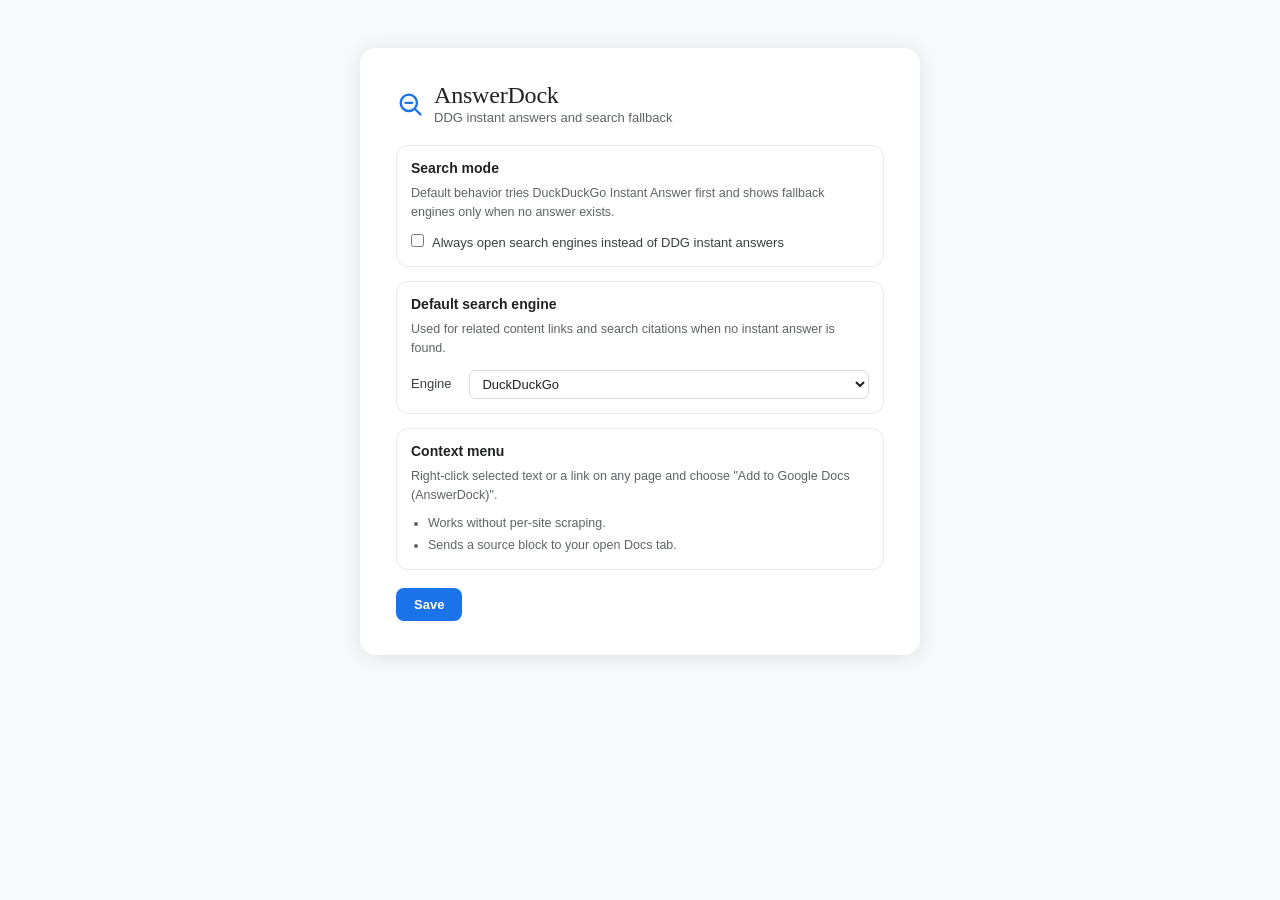
<file: options.html>
<!DOCTYPE html>
<html lang="en">

<head>
  <meta charset="UTF-8" />
  <title>AnswerDock · Settings</title>
  <style>
    *,
    *::before,
    *::after {
      box-sizing: border-box;
      margin: 0;
      padding: 0;
    }

    body {
      font-family: "Segoe UI", "Helvetica Neue", Arial, sans-serif;
      background: #f8f9fa;
      min-height: 100vh;
      display: flex;
      align-items: flex-start;
      justify-content: center;
      padding: 48px 20px;
      color: #202124;
      -webkit-font-smoothing: antialiased;
    }

    .card {
      background: #fff;
      border-radius: 16px;
      padding: 34px 36px;
      max-width: 560px;
      width: 100%;
      box-shadow: 0 2px 20px rgba(0, 0, 0, .10);
    }

    .logo-row {
      display: flex;
      align-items: center;
      gap: 10px;
      margin-bottom: 20px;
    }

    h1 {
      font-family: Georgia, "Times New Roman", serif;
      font-size: 24px;
      font-weight: 400;
      letter-spacing: -.2px;
    }

    .subtitle {
      color: #5f6368;
      font-size: 13px;
      margin-top: 1px;
    }

    .panel {
      border: 1px solid #e8eaed;
      border-radius: 12px;
      padding: 14px;
      background: #fff;
      margin-top: 14px;
    }

    .panel h2 {
      font-size: 14px;
      margin-bottom: 8px;
      font-weight: 600;
      color: #202124;
    }

    .panel p {
      font-size: 12.5px;
      color: #5f6368;
      line-height: 1.5;
    }

    .toggle-row {
      margin-top: 12px;
      display: flex;
      align-items: flex-start;
      gap: 8px;
      font-size: 13px;
      color: #3c4043;
      line-height: 1.45;
    }

    .btn-row {
      margin-top: 18px;
      display: flex;
      align-items: center;
      gap: 10px;
    }

    .btn-save {
      border: none;
      background: #1a73e8;
      color: #fff;
      border-radius: 8px;
      padding: 9px 18px;
      font-size: 13px;
      font-weight: 600;
      cursor: pointer;
    }

    .btn-save:hover {
      background: #1557b0;
    }

    .status-msg {
      font-size: 12px;
      padding: 6px 10px;
      border-radius: 6px;
      opacity: 0;
      transition: opacity .2s;
    }

    .status-msg.show {
      opacity: 1;
    }

    .status-msg.ok {
      background: #e6f4ea;
      color: #137333;
    }

    ul {
      margin-top: 10px;
      padding-left: 17px;
      color: #5f6368;
      font-size: 12.5px;
      line-height: 1.5;
    }

    li+li {
      margin-top: 3px;
    }
  </style>
</head>

<body>
  <div class="card">
    <div class="logo-row">
      <svg viewBox="0 0 24 24" fill="none" xmlns="http://www.w3.org/2000/svg" width="28" height="28">
        <circle cx="11" cy="11" r="7" stroke="#1a73e8" stroke-width="2" />
        <line x1="16.5" y1="16.5" x2="21" y2="21" stroke="#1a73e8" stroke-width="2" stroke-linecap="round" />
        <line x1="8" y1="11" x2="14" y2="11" stroke="#1a73e8" stroke-width="1.8" stroke-linecap="round" />
      </svg>
      <div>
        <h1>AnswerDock</h1>
        <div class="subtitle">DDG instant answers and search fallback</div>
      </div>
    </div>

    <div class="panel">
      <h2>Search mode</h2>
      <p>
        Default behavior tries DuckDuckGo Instant Answer first and shows fallback engines only when no answer exists.
      </p>
      <label class="toggle-row" for="preferSearchToggle">
        <input id="preferSearchToggle" type="checkbox" />
        <span>Always open search engines instead of DDG instant answers</span>
      </label>
    </div>

    <div class="panel">
      <h2>Default search engine</h2>
      <p>
        Used for related content links and search citations when no instant answer is found.
      </p>
      <label class="toggle-row" for="defaultEngineSelect" style="margin-top:12px;align-items:center;">
        <span style="flex-shrink:0;">Engine</span>
        <select id="defaultEngineSelect"
          style="margin-left:10px;flex:1;padding:5px 8px;border:1px solid #dadce0;border-radius:6px;font-size:13px;color:#202124;background:#fff;">
          <option value="ddg">DuckDuckGo</option>
          <option value="google">Google</option>
          <option value="bing">Bing</option>
          <option value="yahoo">Yahoo</option>
          <option value="brave">Brave</option>
        </select>
      </label>
    </div>

    <div class="panel">
      <h2>Context menu</h2>
      <p>
        Right-click selected text or a link on any page and choose "Add to Google Docs (AnswerDock)".
      </p>
      <ul>
        <li>Works without per-site scraping.</li>
        <li>Sends a source block to your open Docs tab.</li>
      </ul>
    </div>

    <div class="btn-row">
      <button id="saveBtn" class="btn-save">Save</button>
      <div id="statusMsg" class="status-msg"></div>
    </div>
  </div>

  <script src="options.js"></script>
</body>

</html>
</file>
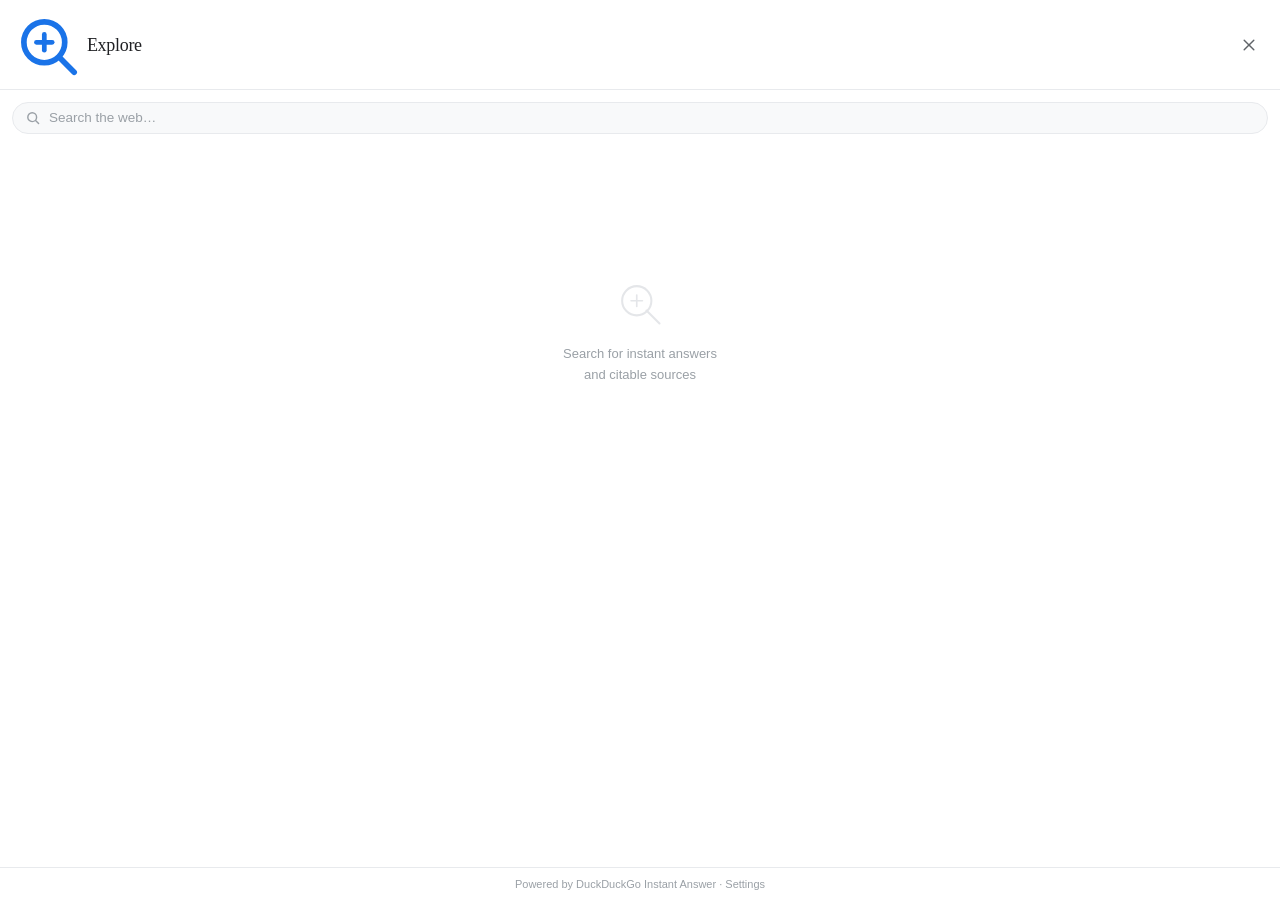
<file: sidebar.html>
<!DOCTYPE html>
<html lang="en">
<head>
  <meta charset="UTF-8" />
  <meta name="viewport" content="width=device-width, initial-scale=1.0" />
  <title>Docs Explore</title>
  <link rel="stylesheet" href="sidebar.css" />
</head>
<body>

<!-- ── header ──────────────────────────────────────────────────── -->
<header class="sb-header">
  <div class="sb-wordmark">
    <svg class="sb-logo" viewBox="0 0 20 20" fill="none" xmlns="http://www.w3.org/2000/svg">
      <circle cx="9" cy="9" r="6.5" stroke="#1a73e8" stroke-width="1.8"/>
      <line x1="14" y1="14" x2="18.5" y2="18.5" stroke="#1a73e8" stroke-width="1.8" stroke-linecap="round"/>
      <line x1="6.5" y1="9" x2="11.5" y2="9" stroke="#1a73e8" stroke-width="1.5" stroke-linecap="round"/>
      <line x1="9" y1="6.5" x2="9" y2="11.5" stroke="#1a73e8" stroke-width="1.5" stroke-linecap="round"/>
    </svg>
    <span class="sb-title">Explore</span>
  </div>
  <button class="sb-close" id="closeBtn" title="Close (Cmd+Shift+E on Mac · Ctrl+Shift+E on Windows/Linux)">
    <svg viewBox="0 0 20 20" fill="none" stroke="currentColor" stroke-width="1.8"
         stroke-linecap="round" width="16" height="16">
      <line x1="4" y1="4" x2="16" y2="16"/><line x1="16" y1="4" x2="4" y2="16"/>
    </svg>
  </button>
</header>

<!-- ── search bar ──────────────────────────────────────────────── -->
<div class="sb-search-wrap">
  <div class="sb-search-box">
    <svg class="sb-search-icon" viewBox="0 0 20 20" fill="none" stroke="#9aa0a6"
         stroke-width="1.8" stroke-linecap="round" width="16" height="16">
      <circle cx="9" cy="9" r="5.5"/><line x1="13.5" y1="13.5" x2="17" y2="17"/>
    </svg>
    <input id="searchInput"
           type="search"
           placeholder="Search the web…"
           autocomplete="off"
           spellcheck="false" />
    <button class="sb-clear" id="clearBtn" title="Clear" aria-label="Clear search">
      <svg viewBox="0 0 20 20" fill="none" stroke="currentColor" stroke-width="1.8"
           stroke-linecap="round" width="13" height="13">
        <line x1="4" y1="4" x2="16" y2="16"/><line x1="16" y1="4" x2="4" y2="16"/>
      </svg>
    </button>
  </div>
</div>

<!-- ── status / empty states ───────────────────────────────────── -->
<div class="sb-status" id="statusArea">
  <div class="sb-empty-state" id="emptyState">
    <svg viewBox="0 0 64 64" fill="none" xmlns="http://www.w3.org/2000/svg" width="52">
      <circle cx="28" cy="28" r="18" stroke="#dadce0" stroke-width="2.5"/>
      <line x1="40" y1="40" x2="56" y2="56" stroke="#dadce0" stroke-width="2.5" stroke-linecap="round"/>
      <line x1="21" y1="28" x2="35" y2="28" stroke="#dadce0" stroke-width="2" stroke-linecap="round"/>
      <line x1="28" y1="21" x2="28" y2="35" stroke="#dadce0" stroke-width="2" stroke-linecap="round"/>
    </svg>
      <p>Search for instant answers<br/>and citable sources</p>
  </div>

  <div class="sb-error" id="errorMsg" hidden></div>
</div>

<!-- ── results ─────────────────────────────────────────────────── -->
<ul class="sb-results" id="resultsList" hidden></ul>

<!-- ── footer ──────────────────────────────────────────────────── -->
<footer class="sb-footer">
  Powered by <a href="https://duckduckgo.com" target="_blank" rel="noopener">DuckDuckGo Instant Answer</a>
  · <a href="#" id="settingsLink">Settings</a>
</footer>

<!-- ── toast ───────────────────────────────────────────────────── -->
<div class="sb-toast" id="toast"></div>

<script src="sidebar.js"></script>
</body>
</html>
</file>
<file: sidebar.css>
/* sidebar.css — styles for the Docs Explore sidebar iframe */

*, *::before, *::after { box-sizing: border-box; margin: 0; padding: 0; }

:root {
  --blue:       #1a73e8;
  --surface:    #ffffff;
  --bg:         #f8f9fa;
  --border:     #e8eaed;
  --text:       #202124;
  --text-2:     #5f6368;
  --text-3:     #9aa0a6;
  --green:      #137333;
  --red:        #c5221f;
  --radius:     10px;
  --shadow-hover: 0 2px 12px rgba(60,64,67,.22), 0 4px 16px rgba(60,64,67,.1);
  --font-body:  "Segoe UI", "Helvetica Neue", Arial, sans-serif;
  --font-serif: "Georgia", "Times New Roman", serif;
}

html, body {
  height: 100%;
  overflow: hidden;
  font-family: var(--font-body);
  background: var(--surface);
  color: var(--text);
  font-size: 13.5px;
  line-height: 1.5;
  -webkit-font-smoothing: antialiased;
}

/* ── header ──────────────────────────────────────────────────── */
.sb-header {
  display: flex;
  align-items: center;
  justify-content: space-between;
  padding: 14px 16px 12px;
  border-bottom: 1px solid var(--border);
  background: var(--surface);
  flex-shrink: 0;
}

.sb-wordmark {
  display: flex;
  align-items: center;
  gap: 8px;
}

.sb-logo { flex-shrink: 0; }

.sb-title {
  font-family: var(--font-serif);
  font-size: 18px;
  color: var(--text);
  letter-spacing: -.3px;
  line-height: 1;
}

.sb-close {
  width: 30px; height: 30px;
  border-radius: 50%;
  border: none;
  background: transparent;
  color: var(--text-2);
  cursor: pointer;
  display: flex; align-items: center; justify-content: center;
  transition: background .12s;
}
.sb-close:hover { background: var(--bg); color: var(--text); }

/* ── layout shell ────────────────────────────────────────────── */
body {
  display: flex;
  flex-direction: column;
}

/* ── search bar ──────────────────────────────────────────────── */
.sb-search-wrap {
  padding: 12px 12px 10px;
  background: var(--surface);
  flex-shrink: 0;
}

.sb-search-box {
  display: flex;
  align-items: center;
  gap: 8px;
  background: var(--bg);
  border: 1.5px solid var(--border);
  border-radius: 24px;
  padding: 7px 12px;
  transition: border-color .15s, box-shadow .15s;
}

.sb-search-box:focus-within {
  border-color: var(--blue);
  background: var(--surface);
  box-shadow: 0 0 0 3px rgba(26,115,232,.12);
}

.sb-search-icon { flex-shrink: 0; }

#searchInput {
  flex: 1;
  border: none;
  background: transparent;
  font-family: var(--font-body);
  font-size: 13.5px;
  color: var(--text);
  outline: none;
  min-width: 0;
}

#searchInput::placeholder { color: var(--text-3); }
#searchInput::-webkit-search-cancel-button { display: none; }

.sb-clear {
  width: 22px; height: 22px;
  border-radius: 50%;
  border: none;
  background: var(--text-3);
  color: white;
  cursor: pointer;
  display: none;
  align-items: center;
  justify-content: center;
  flex-shrink: 0;
  transition: background .12s;
}

.sb-clear.visible { display: flex; }
.sb-clear:hover { background: var(--text-2); }

/* ── status area ─────────────────────────────────────────────── */
.sb-status {
  flex: 1;
  display: flex;
  align-items: center;
  justify-content: center;
  flex-direction: column;
  gap: 10px;
  padding: 24px 16px;
  overflow: hidden;
}

.sb-empty-state {
  display: flex;
  flex-direction: column;
  align-items: center;
  gap: 14px;
  color: var(--text-3);
  text-align: center;
  font-size: 13px;
  line-height: 1.6;
}

.sb-empty-state svg { opacity: .7; }

/* error */
.sb-error {
  background: #fce8e6;
  color: var(--red);
  border-radius: var(--radius);
  padding: 10px 14px;
  font-size: 12.5px;
  line-height: 1.5;
  max-width: 260px;
  text-align: center;
}

/* ── results list ────────────────────────────────────────────── */
.sb-results {
  flex: 1;
  overflow-y: auto;
  list-style: none;
  padding: 6px 10px 12px;
  display: flex;
  flex-direction: column;
  gap: 8px;
  scrollbar-width: thin;
  scrollbar-color: var(--border) transparent;
}

.sb-results::-webkit-scrollbar { width: 5px; }
.sb-results::-webkit-scrollbar-track { background: transparent; }
.sb-results::-webkit-scrollbar-thumb {
  background: var(--border);
  border-radius: 99px;
}

/* ── result card ─────────────────────────────────────────────── */
.sb-card {
  background: var(--surface);
  border: 1px solid var(--border);
  border-radius: var(--radius);
  padding: 12px 13px;
  transition: box-shadow .15s, border-color .15s, transform .1s;
  cursor: default;
  position: relative;
  user-select: none;
}

.sb-card:hover {
  box-shadow: var(--shadow-hover);
  border-color: #c6cbcf;
  transform: translateY(-1px);
}

.sb-card:active { transform: translateY(0); }

.sb-card::before {
  content: '';
  position: absolute;
  left: 0; top: 12px; bottom: 12px;
  width: 3px;
  background: var(--blue);
  border-radius: 0 3px 3px 0;
  opacity: 0;
  transition: opacity .15s;
}
.sb-card:hover::before { opacity: 1; }

/* site + date row */
.sb-card-meta {
  display: flex;
  align-items: center;
  gap: 6px;
  margin-bottom: 5px;
}

.sb-site-name {
  font-size: 11.5px;
  color: var(--green);
  font-weight: 500;
  min-width: 0;
  overflow: hidden;
  text-overflow: ellipsis;
  white-space: nowrap;
}

.sb-date {
  font-size: 11px;
  color: var(--text-3);
  margin-left: auto;
  flex-shrink: 0;
}

/* title */
.sb-card-title {
  font-size: 13.5px;
  font-weight: 600;
  color: var(--blue);
  line-height: 1.35;
  margin-bottom: 5px;
  display: -webkit-box;
  -webkit-line-clamp: 2;
  -webkit-box-orient: vertical;
  overflow: hidden;
}

.sb-card-title a {
  color: inherit;
  text-decoration: none;
}
.sb-card-title a:hover { text-decoration: underline; }

.sb-answer .sb-card-title {
  display: block;
  -webkit-line-clamp: unset;
}

.sb-thumb {
  width: 72px;
  height: 72px;
  object-fit: cover;
  border-radius: 10px;
  border: 1px solid var(--border);
  margin-bottom: 10px;
}

.sb-related .sb-card-title {
  font-size: 12.5px;
  margin-bottom: 0;
}

/* snippet */
.sb-card-snippet {
  font-size: 12.5px;
  color: var(--text-2);
  line-height: 1.55;
  display: -webkit-box;
  -webkit-line-clamp: 3;
  -webkit-box-orient: vertical;
  overflow: hidden;
  margin-bottom: 10px;
}

/* cite button row */
.sb-card-actions {
  display: flex;
  gap: 6px;
  align-items: center;
}

.sb-btn-cite {
  display: flex;
  align-items: center;
  gap: 5px;
  padding: 5px 11px;
  border-radius: 20px;
  border: 1.5px solid var(--blue);
  background: transparent;
  color: var(--blue);
  font-family: var(--font-body);
  font-size: 12px;
  font-weight: 500;
  cursor: pointer;
  transition: background .12s, color .12s;
}

.sb-btn-cite:hover {
  background: var(--blue);
  color: white;
}

.sb-btn-copy {
  display: flex;
  align-items: center;
  gap: 5px;
  padding: 5px 9px;
  border-radius: 20px;
  border: 1.5px solid var(--border);
  background: transparent;
  color: var(--text-2);
  font-family: var(--font-body);
  font-size: 12px;
  font-weight: 500;
  cursor: pointer;
  transition: border-color .12s, color .12s;
}

.sb-btn-copy:hover {
  border-color: var(--text-2);
  color: var(--text);
}

.sb-btn-link {
  display: inline-flex;
  align-items: center;
  padding: 5px 9px;
  border-radius: 20px;
  border: 1.5px solid var(--border);
  color: var(--text-2);
  text-decoration: none;
  font-size: 12px;
  font-weight: 500;
}

.sb-btn-link:hover {
  border-color: var(--text-2);
  color: var(--text);
}

.sb-fallback {
  width: 100%;
  border: 1px solid var(--border);
  border-radius: 12px;
  background: #fff;
  padding: 12px;
  max-width: 290px;
}

.sb-fallback-title {
  font-size: 12px;
  color: var(--text-3);
}

.sb-fallback-query {
  font-size: 13px;
  color: var(--text);
  font-weight: 600;
  margin-top: 2px;
  margin-bottom: 8px;
}

.sb-fallback-subtitle {
  font-size: 12px;
  color: var(--text-2);
  margin-bottom: 8px;
}

.sb-engine-grid {
  display: grid;
  grid-template-columns: 1fr 1fr;
  gap: 6px;
}

.sb-engine-btn {
  border: 1px solid var(--border);
  background: #fff;
  border-radius: 9px;
  padding: 7px 8px;
  font-size: 12px;
  color: var(--text);
  cursor: pointer;
}

.sb-engine-btn:hover {
  border-color: #c7c9cc;
}

.sb-fallback-toggle {
  display: flex;
  align-items: flex-start;
  gap: 7px;
  margin-top: 9px;
  font-size: 12px;
  color: var(--text-2);
  line-height: 1.35;
}

.sb-fallback-cite {
  margin-top: 10px;
}

/* result count badge */
.sb-count {
  text-align: center;
  font-size: 11.5px;
  color: var(--text-3);
  padding: 2px 0 6px;
}

/* ── footer ──────────────────────────────────────────────────── */
.sb-footer {
  padding: 8px 16px;
  font-size: 11px;
  color: var(--text-3);
  border-top: 1px solid var(--border);
  flex-shrink: 0;
  text-align: center;
  background: var(--surface);
}

.sb-footer a { color: var(--text-3); text-decoration: none; }
.sb-footer a:hover { text-decoration: underline; color: var(--blue); }

/* ── toast ───────────────────────────────────────────────────── */
.sb-toast {
  position: fixed;
  bottom: 48px;
  left: 50%;
  transform: translateX(-50%) translateY(12px);
  background: #202124;
  color: white;
  padding: 8px 18px;
  border-radius: 20px;
  font-size: 12.5px;
  font-weight: 500;
  opacity: 0;
  pointer-events: none;
  transition: opacity .18s, transform .18s;
  white-space: nowrap;
  z-index: 999;
  max-width: 280px;
  text-align: center;
}

.sb-toast.show {
  opacity: 1;
  transform: translateX(-50%) translateY(0);
}
</file>
